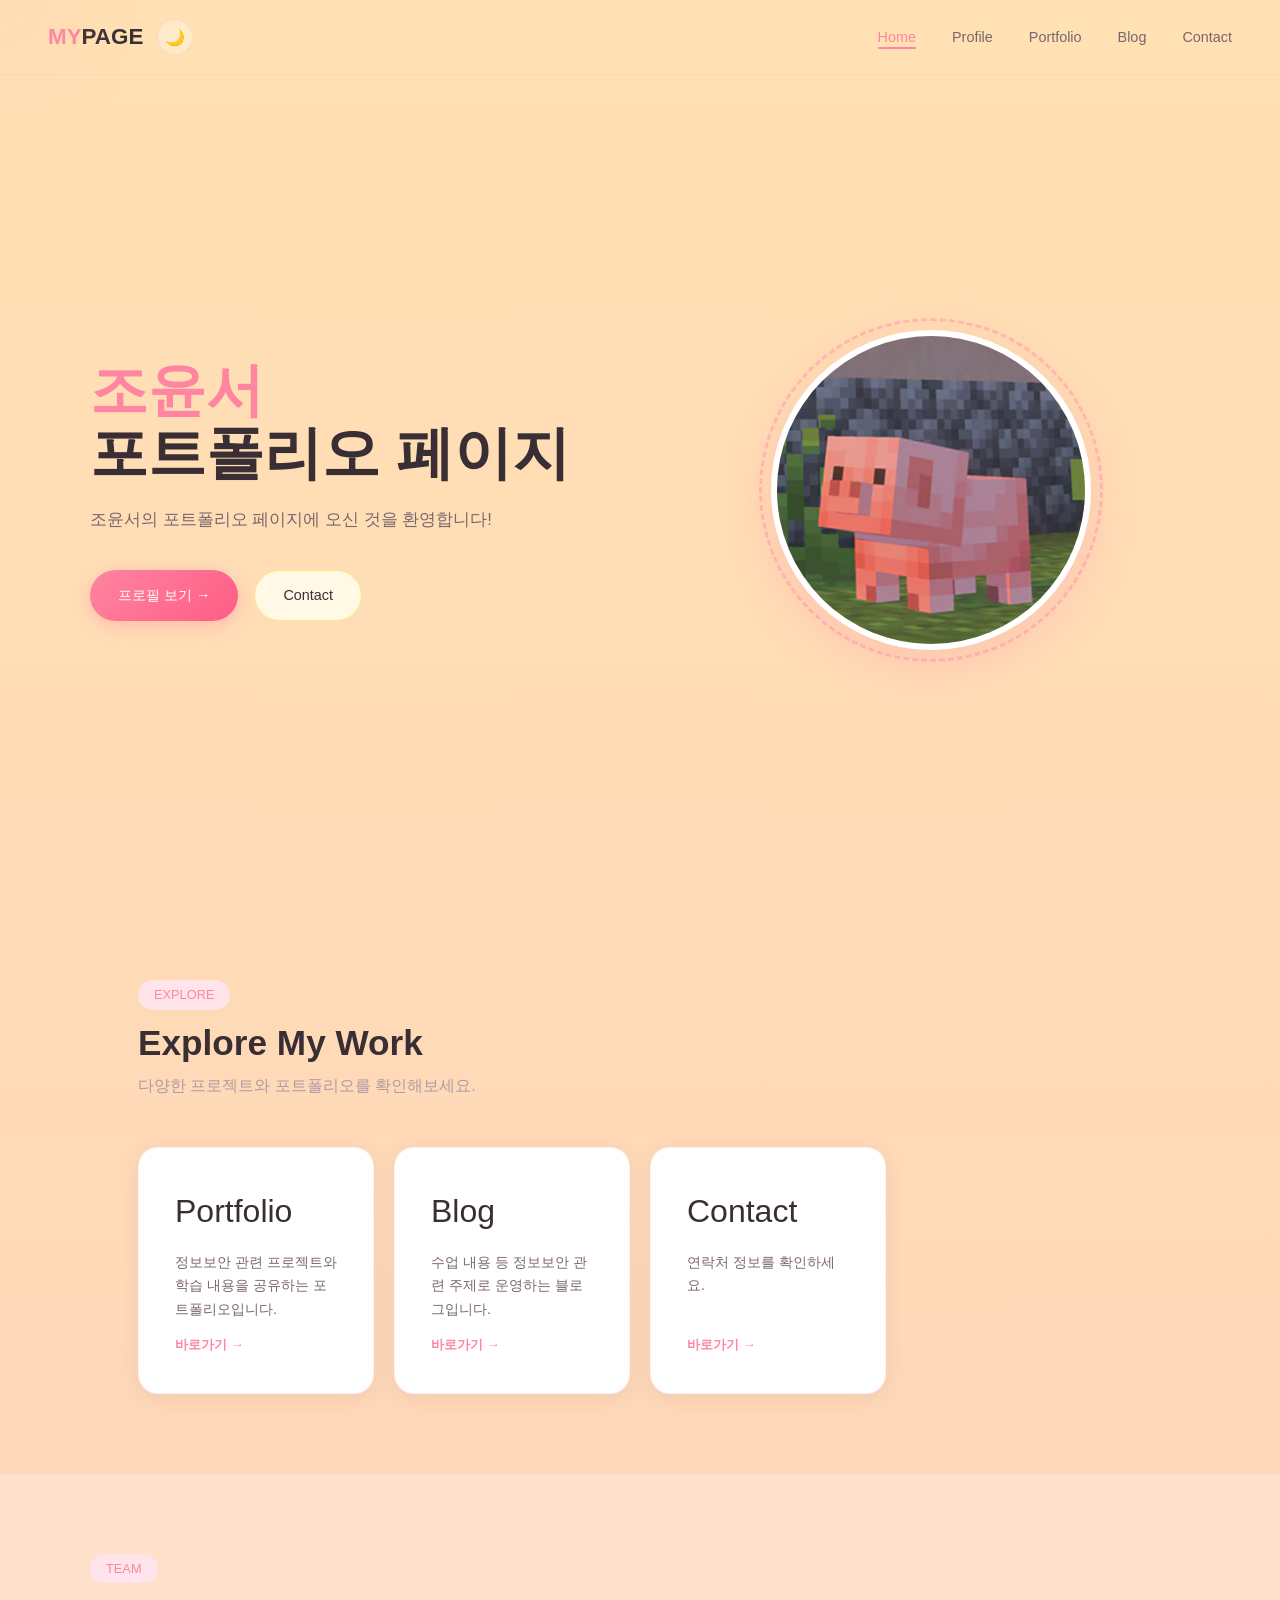
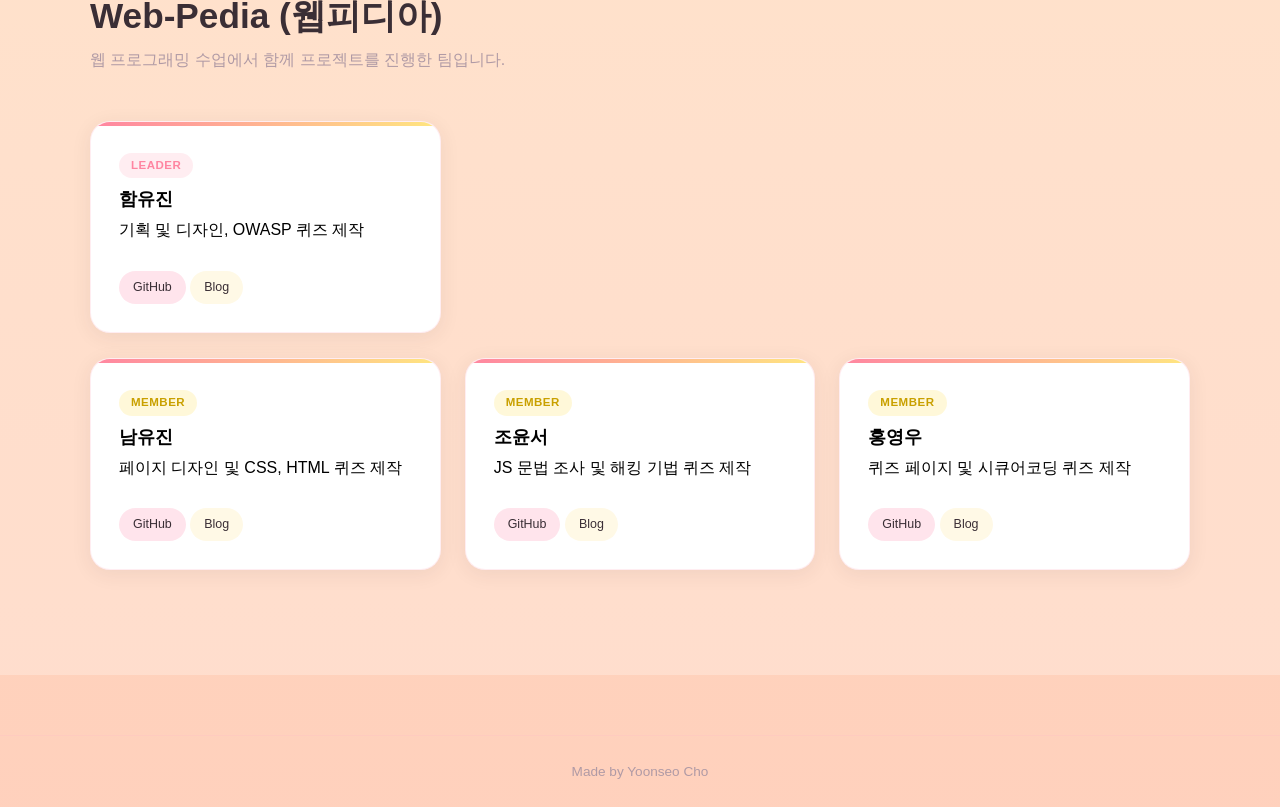
<file: index.html>
<!doctype html>
<html lang="ko">
  <head>
    <meta charset="UTF-8" />
    <meta name="viewport" content="width=device-width, initial-scale=1.0" />
    <title>My Portfolio · Home</title>
    <link rel="stylesheet" href="css/style.css" />
    <link rel="stylesheet" href="css/pages.css" />
  </head>
  <body>
    <nav class="navbar">
      <div class="nav-left"><div class="nav-logo">MY<span>PAGE</span></div><button class="dark-toggle" id="darkToggle" title="다크모드 전환">🌙</button></div>
      <ul class="nav-links">
        <li><a href="index.html" class="active">Home</a></li>
        <li><a href="profile.html">Profile</a></li>
        <li><a href="portfolio.html">Portfolio</a></li>
        <li><a href="blog.html">Blog</a></li>
        <li><a href="contact.html">Contact</a></li>
      </ul>
      <div class="nav-toggle"><span></span><span></span><span></span></div>
    </nav>

    <main class="page-wrapper">
      <section class="hero">
        <div class="blob hero-blob1"></div>
        <div class="blob hero-blob2"></div>
        <div class="hero-content">
          <div class="hero-text">
            <h1>
              <span
                class="highlight typewriter"
                >조윤서</span
              >
              <br />
              포트폴리오 페이지
            </h1>
            <p>조윤서의 포트폴리오 페이지에 오신 것을 환영합니다!</p>
            <div class="hero-actions">
              <a href="profile.html" class="btn btn-primary">프로필 보기 →</a>
              <a href="contact.html" class="btn btn-secondary">Contact</a>
            </div>
          </div>
          <div class="hero-visual">
            <div class="profile-frame">
              <div class="profile-ring"></div>
              <div class="profile-ring2"></div>
              <div class="profile-circle">
                <img src="pig.png" alt="profile" />
              </div>
            </div>
          </div>
        </div>
      </section>

      <section class="section">
        <div class="pill-label">EXPLORE</div>
        <h2 class="section-title">Explore My Work</h2>
        <p class="section-subtitle">다양한 프로젝트와 포트폴리오를 확인해보세요.</p>
        <div
          style="
            display: grid;
            grid-template-columns: repeat(auto-fill, minmax(220px, 1fr));
            gap: 20px;
          "
          data-stagger
        >
          </a>
          <a
            href="portfolio.html"
            class="card fade-in"
            style="display: flex; flex-direction: column; gap: 12px"
          >
            <div style="font-size: 2rem">Portfolio</div>
            <p style="font-size: 0.88rem; color: var(--text-mid)">
              정보보안 관련 프로젝트와 학습 내용을 공유하는 포트폴리오입니다.
            </p>
            <span
              style="
                font-size: 0.82rem;
                color: var(--pink-accent);
                font-weight: 600;
                margin-top: auto;
              "
              >바로가기 →</span
            >
          </a>
          <a
            href="blog.html"
            class="card fade-in"
            style="display: flex; flex-direction: column; gap: 12px"
          >
            <div style="font-size: 2rem">Blog</div>
            <p style="font-size: 0.88rem; color: var(--text-mid)">
              수업 내용 등 정보보안 관련 주제로 운영하는 블로그입니다.
            </p>
            <span
              style="
                font-size: 0.82rem;
                color: var(--pink-accent);
                font-weight: 600;
                margin-top: auto;
              "
              >바로가기 →</span
            >
          </a>
          <a
            href="contact.html"
            class="card fade-in"
            style="display: flex; flex-direction: column; gap: 12px"
          >
            <div style="font-size: 2rem">Contact</div>
            <p style="font-size: 0.88rem; color: var(--text-mid)">
              연락처 정보를 확인하세요.
            </p>
            <span
              style="
                font-size: 0.82rem;
                color: var(--pink-accent);
                font-weight: 600;
                margin-top: auto;
              "
              >바로가기 →</span
            >
          </a>
        </div>
      </section>

      <section class="team-section">
        <div class="team-inner">
          <div class="pill-label">TEAM</div>
          <h2 class="section-title fade-in">Web-Pedia (웹피디아)</h2>
          <p class="section-subtitle fade-in">
            웹 프로그래밍 수업에서 함께 프로젝트를 진행한 팀입니다.
          </p>

          <div class="teammates-row">
            <div class="team-card leader fade-in">
              <span class="team-role-badge">Leader</span>
              <h3>함유진</h3>
              <p class="team-desc">
                기획 및 디자인, OWASP 퀴즈 제작
              </p> <br>
              <div class="team-links">
                <a
                  href="https://github.com/chael2"
                  target="_blank"
                  class="team-link github"
                  >GitHub</a
                >
                <a
                  href="https://blog.naver.com/chael2"
                  target="_blank"
                  class="team-link blog"
                  >Blog</a
                >
              </div>
            </div>
          </div>

          <div class="teammates-row" data-stagger>
            <div class="team-card member fade-in">
              <span class="team-role-badge">Member</span>
              <h3>남유진</h3>
              <p class="team-desc">
                페이지 디자인 및 CSS, HTML 퀴즈 제작
              </p> <br>
              <div class="team-links">
                <a
                  href="https://github.com/yoojin33"
                  target="_blank"
                  class="team-link github"
                  >GitHub</a
                >
                <a
                  href="https://blog.naver.com/quarter0330"
                  target="_blank"
                  class="team-link blog"
                  >Blog</a
                >
              </div>
            </div>
            <div class="team-card member fade-in">
              <span class="team-role-badge">Member</span>
              <h3>조윤서</h3>
              <p class="team-desc">
                JS 문법 조사 및 해킹 기법 퀴즈 제작
              </p> <br>
              <div class="team-links">
                <a
                  href="https://github.com/avac2613"
                  target="_blank"
                  class="team-link github"
                  >GitHub</a
                >
                <a
                  href="https://blog.naver.com/avac-ode2613"
                  target="_blank"
                  class="team-link blog"
                  >Blog</a
                >
              </div>
            </div>
            <div class="team-card member fade-in">
              <span class="team-role-badge">Member</span>
              <h3>홍영우</h3>
              <p class="team-desc">
                퀴즈 페이지 및 시큐어코딩 퀴즈 제작
              </p> <br>
              <div class="team-links">
                <a
                  href="https://github.com/hongwoo0516-commits"
                  target="_blank"
                  class="team-link github"
                  >GitHub</a
                >
                <a
                  href="https://blog.naver.com/youngwoo0405"
                  target="_blank"
                  class="team-link blog"
                  >Blog</a
                >
              </div>
            </div>
          </div>
        </div>
      </section>
    </main>

    <footer class="footer">
      <p>Made by Yoonseo Cho</p>
    </footer>

    <script src="js/main.js"></script>
  </body>
</html>
</file>
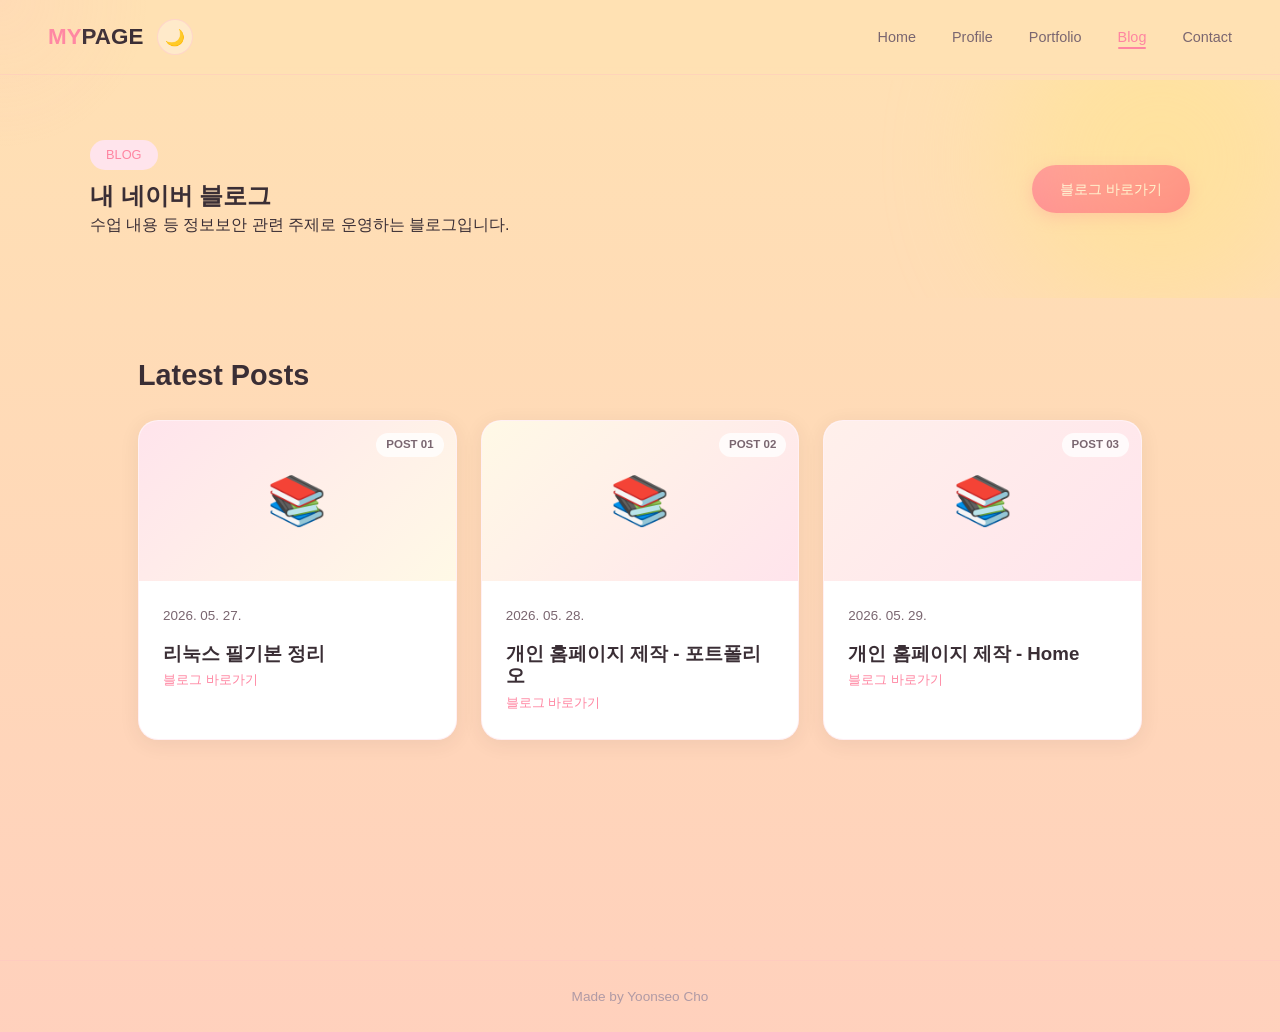
<file: blog.html>
<!doctype html>
<html lang="ko">
  <head>
    <meta charset="UTF-8" />
    <meta name="viewport" content="width=device-width, initial-scale=1.0" />
    <title>My Portfolio · Blog</title>
    <link rel="stylesheet" href="css/style.css" />
    <link rel="stylesheet" href="css/pages.css" />
  </head>
  <body>
    <nav class="navbar">
      <div class="nav-left">
        <div class="nav-logo">MY<span>PAGE</span></div>
        <button class="dark-toggle" id="darkToggle" title="다크모드 전환">
          🌙
        </button>
      </div>
      <ul class="nav-links">
        <li><a href="index.html">Home</a></li>
        <li><a href="profile.html">Profile</a></li>
        <li><a href="portfolio.html">Portfolio</a></li>
        <li><a href="blog.html" class="active">Blog</a></li>
        <li><a href="contact.html">Contact</a></li>
      </ul>
      <div class="nav-toggle"><span></span><span></span><span></span></div>
    </nav>

    <main class="page-wrapper">
      <section class="blog-hero">
        <div
          class="blob"
          style="
            width: 320px;
            height: 320px;
            background: var(--yellow-mid);
            top: -80px;
            right: -40px;
          "
        ></div>
        <div class="blog-hero-inner">
          <div>
            <div class="pill-label">BLOG</div>
            <h1>내 네이버 블로그</h1>
            <p>수업 내용 등 정보보안 관련 주제로 운영하는 블로그입니다.</p>
          </div>
          <a
            href="https://blog.naver.com/avac-ode2613"
            target="_blank"
            class="btn btn-primary"
            style="white-space: nowrap; flex-shrink: 0"
          >
            블로그 바로가기
          </a>
        </div>
      </section>

      <div class="blog-content">
        <h2 class="blog-posts-title">Latest Posts</h2>

        <div class="blog-posts-grid" data-stagger>
          <div class="blog-post-card fade-in">
            <div class="blog-post-thumb">
              📚
              <span class="post-num">POST 01</span>
            </div>
            <div class="blog-post-body">
              <p class="blog-post-date">2026. 05. 27.</p>
              <h3>리눅스 필기본 정리</h3>
              <a
                href="https://blog.naver.com/avac-ode2613"
                target="_blank"
                class="blog-post-link"
                >블로그 바로가기</a
              >
            </div>
          </div>

          <div class="blog-post-card fade-in">
            <div
              class="blog-post-thumb"
              style="
                background: linear-gradient(
                  135deg,
                  var(--yellow-light),
                  var(--pink-light)
                );
              "
            >
              📚
              <span class="post-num">POST 02</span>
            </div>
            <div class="blog-post-body">
              <p class="blog-post-date">2026. 05. 28.</p>
              <h3>개인 홈페이지 제작 - 포트폴리오</h3>
              <a
                href="https://blog.naver.com/avac-ode2613"
                target="_blank"
                class="blog-post-link"
                >블로그 바로가기</a
              >
            </div>
          </div>

          <div class="blog-post-card fade-in">
            <div
              class="blog-post-thumb"
              style="
                background: linear-gradient(
                  135deg,
                  var(--peach-light),
                  var(--pink-light)
                );
              "
            >
              📚
              <span class="post-num">POST 03</span>
            </div>
            <div class="blog-post-body">
              <p class="blog-post-date">2026. 05. 29.</p>
              <h3>개인 홈페이지 제작 - Home</h3>
              <a
                href="https://blog.naver.com/avac-ode2613"
                target="_blank"
                class="blog-post-link"
                >블로그 바로가기</a
              >
            </div>
          </div>
        </div>
      </div>
    </main>

    <footer class="footer">
      <p>Made by Yoonseo Cho</p>
    </footer>

    <script src="js/main.js"></script>
  </body>
</html>
</file>
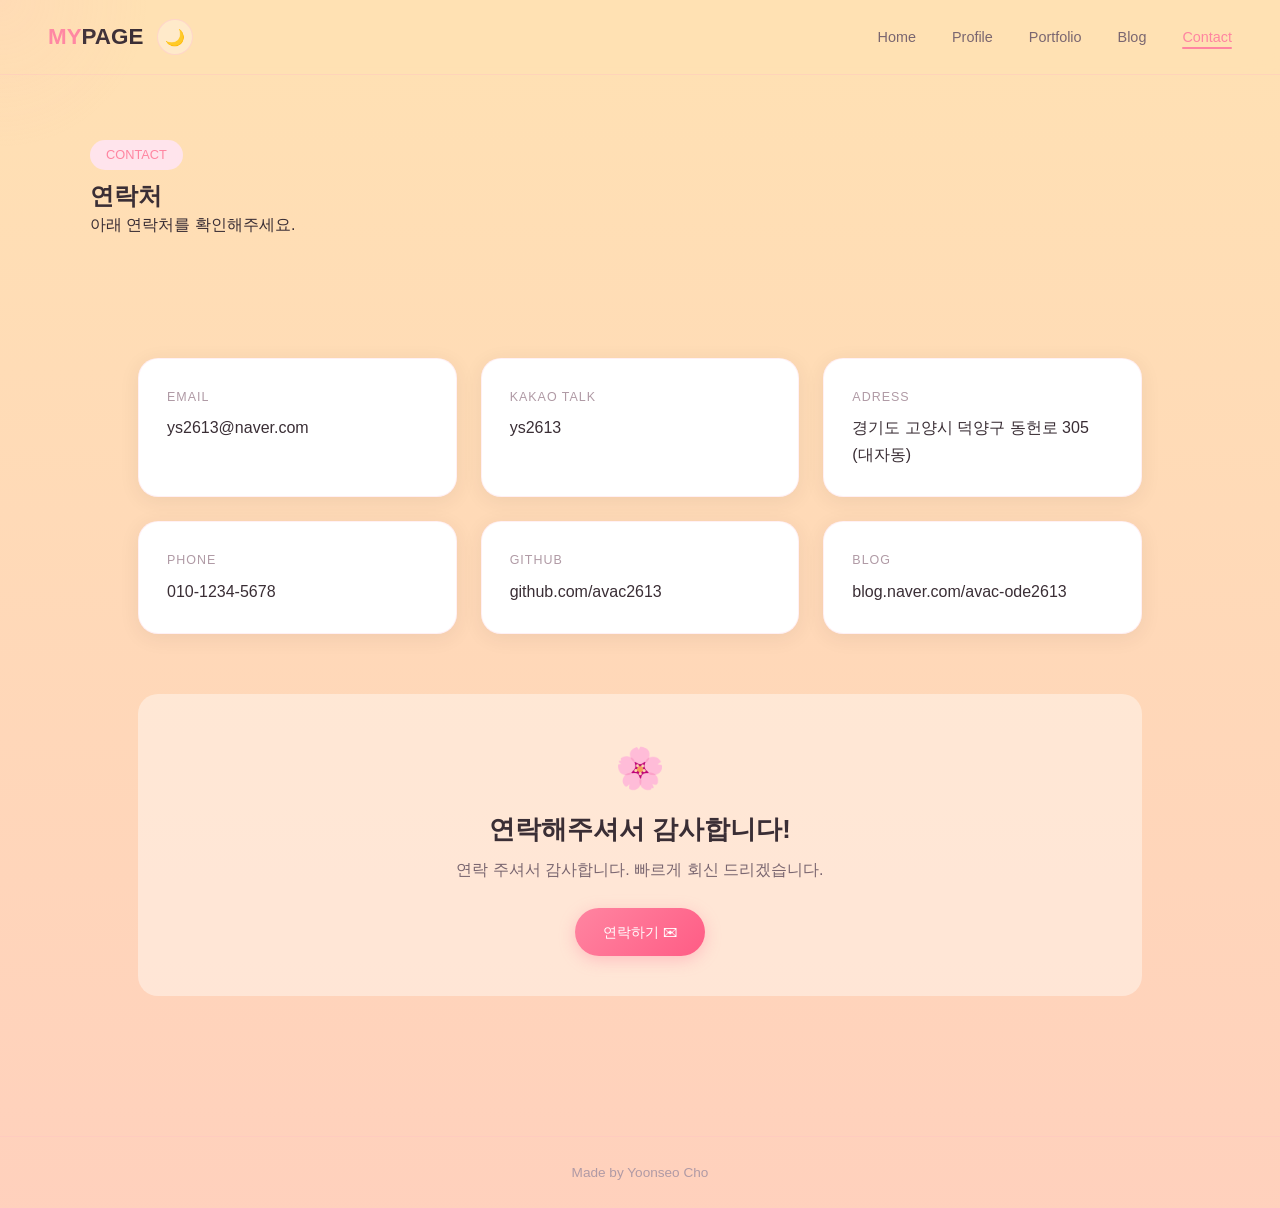
<file: contact.html>
<!doctype html>
<html lang="ko">
  <head>
    <meta charset="UTF-8" />
    <meta name="viewport" content="width=device-width, initial-scale=1.0" />
    <title>My Portfolio · Contact</title>
    <link rel="stylesheet" href="css/style.css" />
    <link rel="stylesheet" href="css/pages.css" />
  </head>
  <body>
    <nav class="navbar">
      <div class="nav-left">
        <div class="nav-logo">MY<span>PAGE</span></div>
        <button class="dark-toggle" id="darkToggle" title="다크모드 전환">
          🌙
        </button>
      </div>
      <ul class="nav-links">
        <li><a href="index.html">Home</a></li>
        <li><a href="profile.html">Profile</a></li>
        <li><a href="portfolio.html">Portfolio</a></li>
        <li><a href="blog.html">Blog</a></li>
        <li><a href="contact.html" class="active">Contact</a></li>
      </ul>
      <div class="nav-toggle"><span></span><span></span><span></span></div>
    </nav>

    <main class="page-wrapper">
      <section class="contact-hero">
        <div class="contact-hero-inner">
          <div class="pill-label">CONTACT</div>
          <h1>연락처</h1>
          <p>아래 연락처를 확인해주세요.</p>
        </div>
      </section>

      <div class="contact-grid" data-stagger>
        <div class="contact-card fade-in">
          <div class="contact-info">
            <label>Email</label>
            <a>ys2613@naver.com</a>
          </div>
        </div>
        <div class="contact-card fade-in">
          <div class="contact-info">
            <label>Kakao talk</label>
            <span>ys2613</span>
          </div>
        </div>
        <div class="contact-card fade-in">
          <div class="contact-info">
            <label>adress</label>
            <span>경기도 고양시 덕양구 동헌로 305 (대자동)</span>
          </div>
        </div>
        <div class="contact-card fade-in">
          <div class="contact-info">
            <label>Phone</label>
            <a>010-1234-5678</a>
          </div>
        </div>
        <div class="contact-card fade-in">
          <div class="contact-info">
            <label>GitHub</label>
            <a href="https://github.com/avac2613" target="_blank"
              >github.com/avac2613</a
            >
          </div>
        </div>
        <div class="contact-card fade-in">
          <div class="contact-info">
            <label>Blog</label>
            <a href="https://blog.naver.com/avac-ode2613" target="_blank"
              >blog.naver.com/avac-ode2613</a
            >
          </div>
        </div>
      </div>

      <div class="section" style="padding-top: 0">
        <div
          style="
            background: rgba(255, 255, 255, 0.4);
            border-radius: var(--radius);
            padding: 40px;
            text-align: center;
          "
          class="fade-in"
        >
          <div style="font-size: 2.5rem; margin-bottom: 12px">🌸</div>
          <h2 style="font-size: 1.6rem; margin-bottom: 12px">
            연락해주셔서 감사합니다!
          </h2>
          <p
            style="
              color: var(--text-mid);
              max-width: 400px;
              margin: 0 auto 24px;
            "
          >
            연락 주셔서 감사합니다. 빠르게 회신 드리겠습니다.
          </p>
          <a href="https://mail.google.com/mail/u/0/" class="btn btn-primary"
            >연락하기 ✉</a
          >
        </div>
      </div>
    </main>

    <footer class="footer">
      <p>Made by Yoonseo Cho</p>
    </footer>

    <script src="js/main.js"></script>
  </body>
</html>
</file>
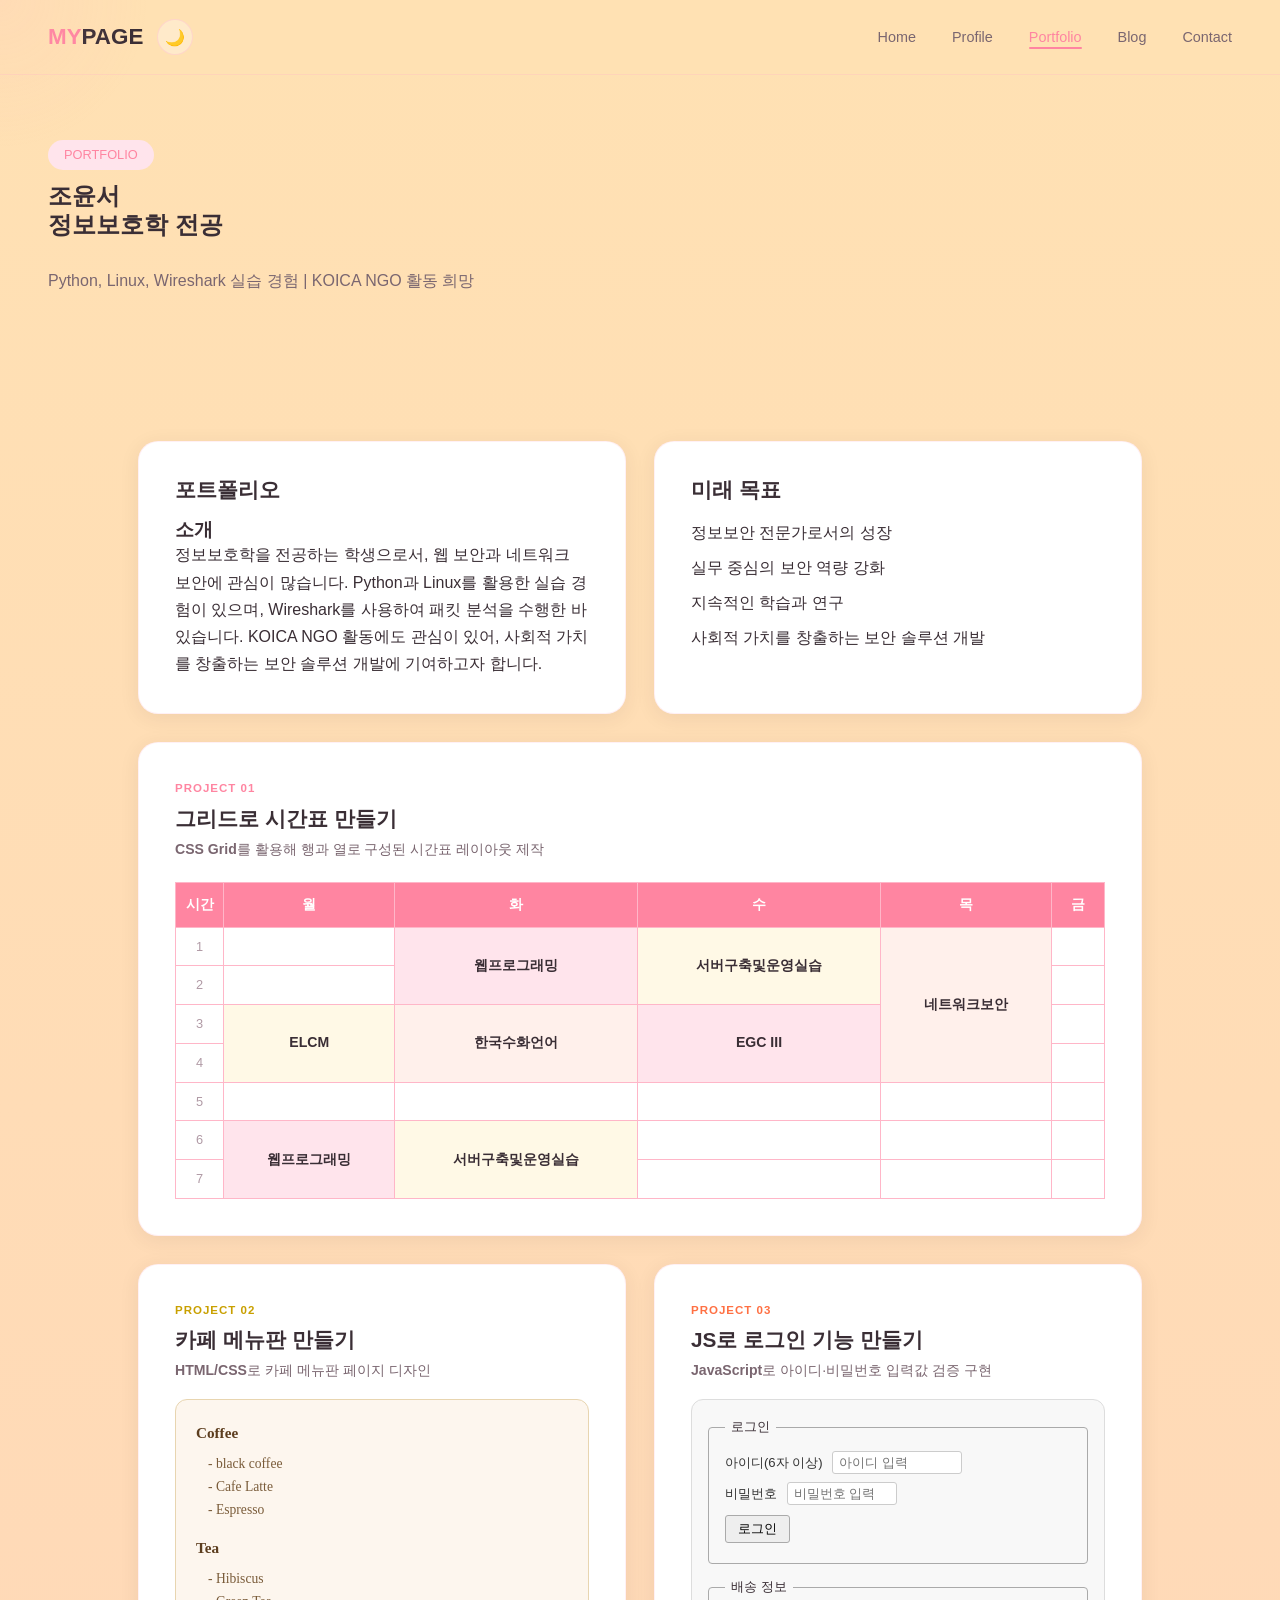
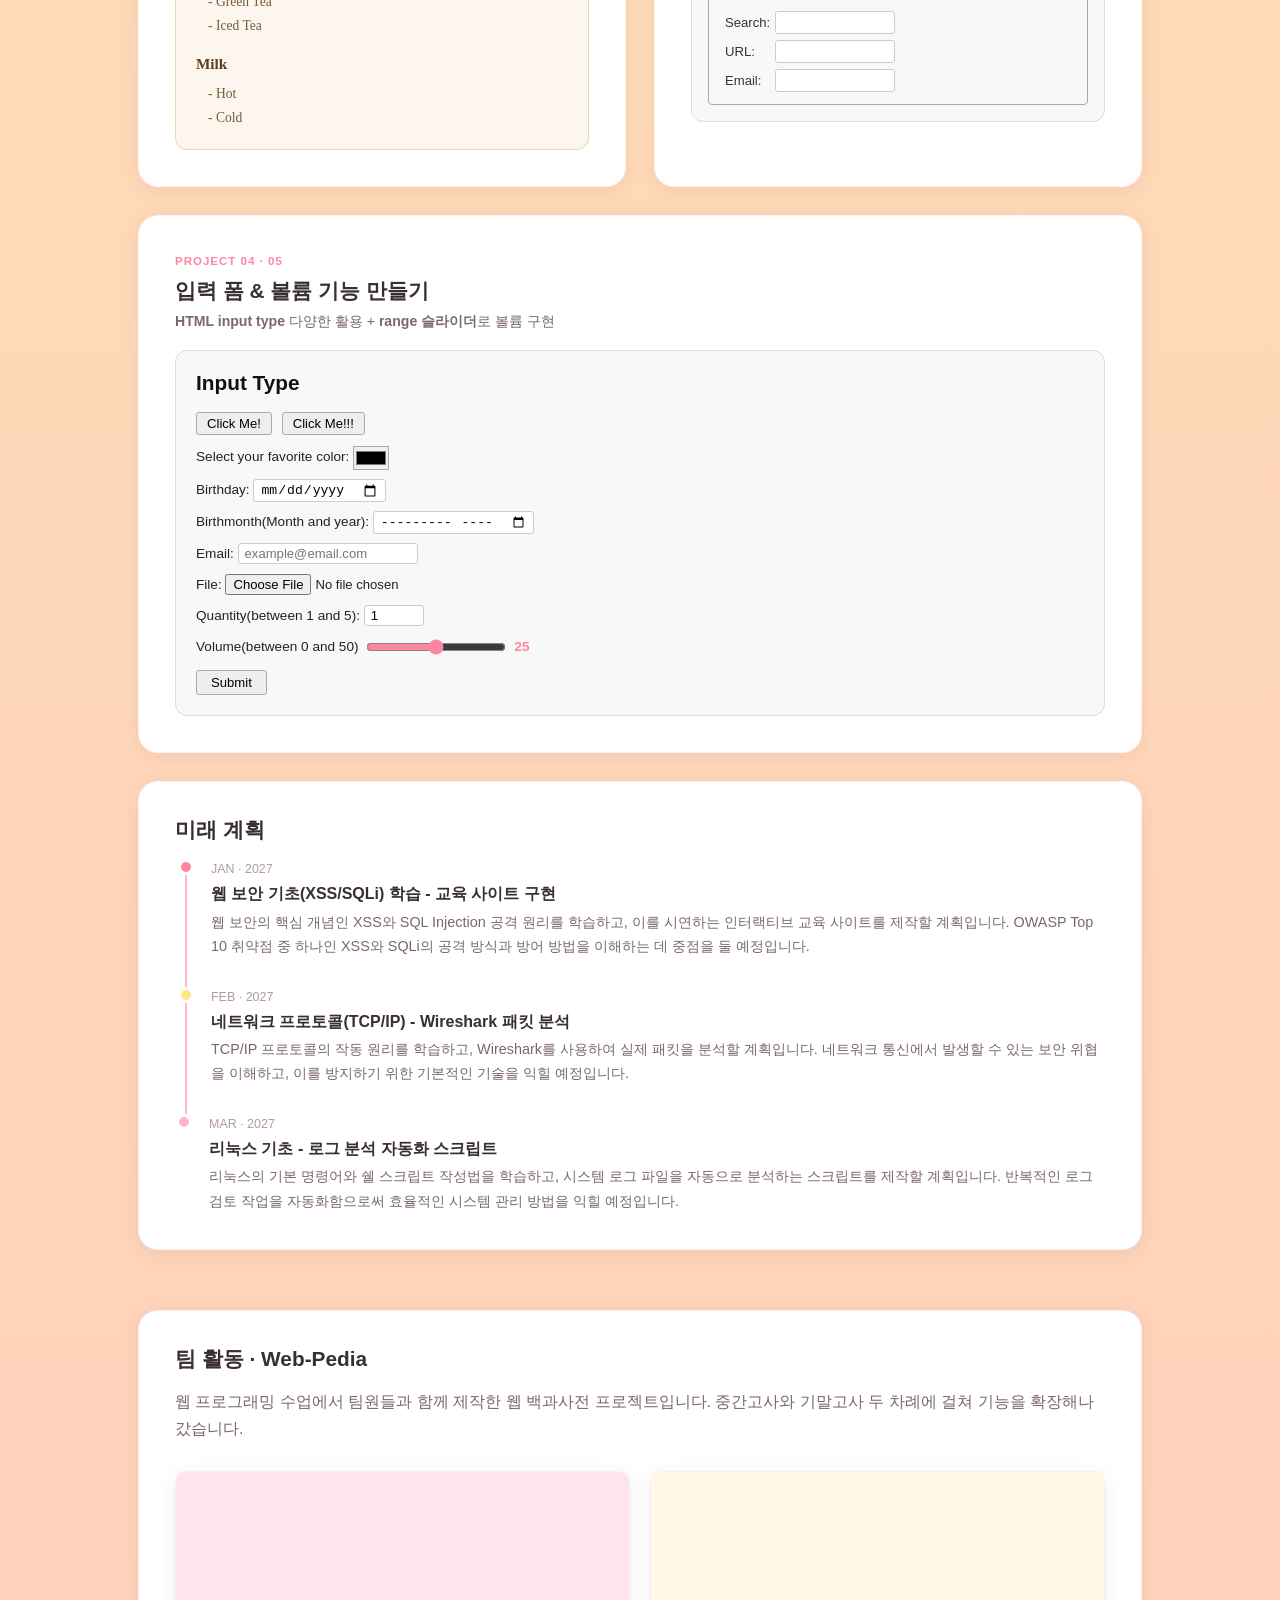
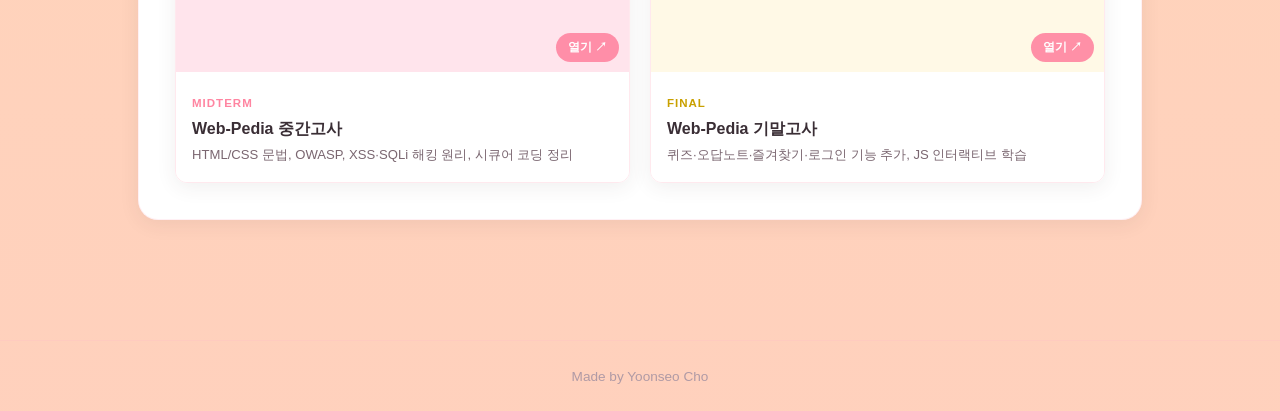
<file: portfolio.html>
<!doctype html>
<html lang="ko">
  <head>
    <meta charset="UTF-8" />
    <meta name="viewport" content="width=device-width, initial-scale=1.0" />
    <title>My Portfolio · Portfolio</title>
    <link rel="stylesheet" href="css/style.css" />
    <link rel="stylesheet" href="css/pages.css" />
  </head>
  <body>
    <nav class="navbar">
      <div class="nav-left"><div class="nav-logo">MY<span>PAGE</span></div><button class="dark-toggle" id="darkToggle" title="다크모드 전환">🌙</button></div>
      <ul class="nav-links">
        <li><a href="index.html">Home</a></li>
        <li><a href="profile.html">Profile</a></li>
        <li><a href="portfolio.html" class="active">Portfolio</a></li>
        <li><a href="blog.html">Blog</a></li>
        <li><a href="contact.html">Contact</a></li>
      </ul>
      <div class="nav-toggle"><span></span><span></span><span></span></div>
    </nav>

    <main class="page-wrapper">
      <section class="portfolio-header">
        <div class="pill-label">PORTFOLIO</div>
          <h1>조윤서</h1>
          <h2>정보보호학 전공</h2> <br>
          <p>
            Python, Linux, Wireshark 실습 경험 | KOICA NGO 활동 희망 <br> <br>
          </p>
        </div>
      </section>

      <div class="portfolio-grid">
        <!-- 소개 & 다짐 -->
        <div class="portfolio-section-card fade-in">
          <h2>포트폴리오</h2>
          <div class="info-row">
            <div class="info-item">
              <h3>소개</h3>
              <p>
                정보보호학을 전공하는 학생으로서, 웹 보안과 네트워크 보안에 관심이 많습니다. Python과 Linux를 활용한 실습 경험이 있으며, Wireshark를 사용하여 패킷 분석을 수행한 바 있습니다. KOICA NGO 활동에도 관심이 있어, 사회적 가치를 창출하는 보안 솔루션 개발에 기여하고자 합니다.
              </p>
              
            </div>
            <div class="info-item">
              
            </div>
          </div>
        </div>

        <!-- 희망 진로 -->
        <div class="portfolio-section-card fade-in">
          <h2>미래 목표</h2>
          <ul>
            <li>정보보안 전문가로서의 성장</li>
            <li>실무 중심의 보안 역량 강화</li>
            <li>지속적인 학습과 연구</li>
            <li>사회적 가치를 창출하는 보안 솔루션 개발</li>
          </ul>
        </div>

        <!-- PROJECT 01: 시간표 -->
        <div class="portfolio-section-card full-width fade-in">
          <p style="font-size: 0.72rem; font-weight: 600; color: var(--pink-accent); letter-spacing: 1px; text-transform: uppercase; margin-bottom: 8px;">PROJECT 01</p>
          <h2 style="margin-bottom: 6px;">그리드로 시간표 만들기</h2>
          <p style="color: var(--text-mid); font-size: 0.88rem; margin-bottom: 20px;"><strong>CSS Grid</strong>를 활용해 행과 열로 구성된 시간표 레이아웃 제작</p>
          <div style="overflow-x: auto;">
            <table style="width: 100%; border-collapse: collapse; font-size: 0.88rem; text-align: center;">
              <thead>
                <tr>
                  <th style="padding: 10px 8px; background: var(--pink-accent); color: white; border: 1px solid var(--pink-mid); width: 48px;">시간</th>
                  <th style="padding: 10px 8px; background: var(--pink-accent); color: white; border: 1px solid var(--pink-mid);">월</th>
                  <th style="padding: 10px 8px; background: var(--pink-accent); color: white; border: 1px solid var(--pink-mid);">화</th>
                  <th style="padding: 10px 8px; background: var(--pink-accent); color: white; border: 1px solid var(--pink-mid);">수</th>
                  <th style="padding: 10px 8px; background: var(--pink-accent); color: white; border: 1px solid var(--pink-mid);">목</th>
                  <th style="padding: 10px 8px; background: var(--pink-accent); color: white; border: 1px solid var(--pink-mid);">금</th>
                </tr>
              </thead>
              <tbody>
                <tr>
                  <td style="padding: 8px; border: 1px solid var(--pink-mid); color: var(--text-soft); font-size: 0.8rem;">1</td>
                  <td style="padding: 8px; border: 1px solid var(--pink-mid);"></td>
                  <td style="padding: 8px; border: 1px solid var(--pink-mid); background: var(--pink-light); font-weight: 600;" rowspan="2">웹프로그래밍</td>
                  <td style="padding: 8px; border: 1px solid var(--pink-mid); background: var(--yellow-light); font-weight: 600;" rowspan="2">서버구축및운영실습</td>
                  <td style="padding: 8px; border: 1px solid var(--pink-mid); background: var(--peach-light); font-weight: 600;" rowspan="4">네트워크보안</td>
                  <td style="padding: 8px; border: 1px solid var(--pink-mid);"></td>
                </tr>
                <tr>
                  <td style="padding: 8px; border: 1px solid var(--pink-mid); color: var(--text-soft); font-size: 0.8rem;">2</td>
                  <td style="padding: 8px; border: 1px solid var(--pink-mid);"></td>
                  <td style="padding: 8px; border: 1px solid var(--pink-mid);"></td>
                </tr>
                <tr>
                  <td style="padding: 8px; border: 1px solid var(--pink-mid); color: var(--text-soft); font-size: 0.8rem;">3</td>
                  <td style="padding: 8px; border: 1px solid var(--pink-mid); background: var(--yellow-light); font-weight: 600;" rowspan="2">ELCM</td>
                  <td style="padding: 8px; border: 1px solid var(--pink-mid); background: var(--peach-light); font-weight: 600;" rowspan="2">한국수화언어</td>
                  <td style="padding: 8px; border: 1px solid var(--pink-mid); background: var(--pink-light); font-weight: 600;" rowspan="2">EGC III</td>
                  <td style="padding: 8px; border: 1px solid var(--pink-mid);"></td>
                </tr>
                <tr>
                  <td style="padding: 8px; border: 1px solid var(--pink-mid); color: var(--text-soft); font-size: 0.8rem;">4</td>
                  <td style="padding: 8px; border: 1px solid var(--pink-mid);"></td>
                </tr>
                <tr>
                  <td style="padding: 8px; border: 1px solid var(--pink-mid); color: var(--text-soft); font-size: 0.8rem;">5</td>
                  <td style="padding: 8px; border: 1px solid var(--pink-mid);"></td>
                  <td style="padding: 8px; border: 1px solid var(--pink-mid);"></td>
                  <td style="padding: 8px; border: 1px solid var(--pink-mid);"></td>
                  <td style="padding: 8px; border: 1px solid var(--pink-mid);"></td>
                  <td style="padding: 8px; border: 1px solid var(--pink-mid);"></td>
                </tr>
                <tr>
                  <td style="padding: 8px; border: 1px solid var(--pink-mid); color: var(--text-soft); font-size: 0.8rem;">6</td>
                  <td style="padding: 8px; border: 1px solid var(--pink-mid); background: var(--pink-light); font-weight: 600;" rowspan="2">웹프로그래밍</td>
                  <td style="padding: 8px; border: 1px solid var(--pink-mid); background: var(--yellow-light); font-weight: 600;" rowspan="2">서버구축및운영실습</td>
                  <td style="padding: 8px; border: 1px solid var(--pink-mid);"></td>
                  <td style="padding: 8px; border: 1px solid var(--pink-mid);"></td>
                  <td style="padding: 8px; border: 1px solid var(--pink-mid);"></td>
                </tr>
                <tr>
                  <td style="padding: 8px; border: 1px solid var(--pink-mid); color: var(--text-soft); font-size: 0.8rem;">7</td>
                  <td style="padding: 8px; border: 1px solid var(--pink-mid);"></td>
                  <td style="padding: 8px; border: 1px solid var(--pink-mid);"></td>
                  <td style="padding: 8px; border: 1px solid var(--pink-mid);"></td>
                </tr>
              </tbody>
            </table>
          </div>
        </div>

        <!-- PROJECT 02: 카페 메뉴판 -->
        <div class="portfolio-section-card fade-in">
          <p style="font-size: 0.72rem; font-weight: 600; color: #c9a000; letter-spacing: 1px; text-transform: uppercase; margin-bottom: 8px;">PROJECT 02</p>
          <h2 style="margin-bottom: 6px;">카페 메뉴판 만들기</h2>
          <p style="color: var(--text-mid); font-size: 0.88rem; margin-bottom: 16px;"><strong>HTML/CSS</strong>로 카페 메뉴판 페이지 디자인</p>
          <div style="background: #fdf6ee; border-radius: var(--radius-sm); padding: 20px; font-family: Georgia, serif; border: 1px solid #e8d5b0;">
            <div style="margin-bottom: 14px;">
              <p style="font-weight: 700; font-size: 0.95rem; color: #5c3d1e; margin-bottom: 6px;">Coffee</p>
              <p style="color: #7a5c3a; font-size: 0.85rem; padding-left: 12px;">- black coffee</p>
              <p style="color: #7a5c3a; font-size: 0.85rem; padding-left: 12px;">- Cafe Latte</p>
              <p style="color: #7a5c3a; font-size: 0.85rem; padding-left: 12px;">- Espresso</p>
            </div>
            <div style="margin-bottom: 14px;">
              <p style="font-weight: 700; font-size: 0.95rem; color: #5c3d1e; margin-bottom: 6px;">Tea</p>
              <p style="color: #7a5c3a; font-size: 0.85rem; padding-left: 12px;">- Hibiscus</p>
              <p style="color: #7a5c3a; font-size: 0.85rem; padding-left: 12px;">- Green Tea</p>
              <p style="color: #7a5c3a; font-size: 0.85rem; padding-left: 12px;">- Iced Tea</p>
            </div>
            <div>
              <p style="font-weight: 700; font-size: 0.95rem; color: #5c3d1e; margin-bottom: 6px;">Milk</p>
              <p style="color: #7a5c3a; font-size: 0.85rem; padding-left: 12px;">- Hot</p>
              <p style="color: #7a5c3a; font-size: 0.85rem; padding-left: 12px;">- Cold</p>
            </div>
          </div>
        </div>

        <!-- PROJECT 03: 로그인 -->
        <div class="portfolio-section-card fade-in">
          <p style="font-size: 0.72rem; font-weight: 600; color: #ff7043; letter-spacing: 1px; text-transform: uppercase; margin-bottom: 8px;">PROJECT 03</p>
          <h2 style="margin-bottom: 6px;">JS로 로그인 기능 만들기</h2>
          <p style="color: var(--text-mid); font-size: 0.88rem; margin-bottom: 16px;"><strong>JavaScript</strong>로 아이디·비밀번호 입력값 검증 구현</p>
          <div style="background: #f8f8f8; border-radius: var(--radius-sm); padding: 16px; border: 1px solid #ddd; font-size: 0.82rem;">
            <fieldset style="border: 1px solid #aaa; padding: 12px 16px; margin-bottom: 12px; border-radius: 4px;">
              <legend style="padding: 0 6px; font-size: 0.82rem;">로그인</legend>
              <div style="margin-bottom: 8px;">
                <label style="color: #333;">아이디(6자 이상)</label>
                <input id="demo-id" type="text" placeholder="아이디 입력" style="margin-left: 6px; padding: 3px 6px; border: 1px solid #ccc; border-radius: 3px; font-size: 0.82rem; width: 130px;">
              </div>
              <div style="margin-bottom: 10px;">
                <label style="color: #333;">비밀번호</label>
                <input id="demo-pw" type="password" placeholder="비밀번호 입력" style="margin-left: 6px; padding: 3px 6px; border: 1px solid #ccc; border-radius: 3px; font-size: 0.82rem; width: 110px;">
              </div>
              <button onclick="
                const id = document.getElementById('demo-id').value;
                const pw = document.getElementById('demo-pw').value;
                const msg = document.getElementById('demo-login-msg');
                if (id.length < 6) { msg.textContent = '❌ 아이디는 6자 이상이어야 합니다.'; msg.style.color='#e53935'; }
                else if (pw.length === 0) { msg.textContent = '❌ 비밀번호를 입력해주세요.'; msg.style.color='#e53935'; }
                else { msg.textContent = '✅ 로그인 성공! 안녕하세요, ' + id + '님!'; msg.style.color='#43a047'; }
              " style="padding: 4px 12px; border: 1px solid #aaa; background: #eee; border-radius: 3px; font-size: 0.82rem; cursor: pointer;">로그인</button>
              <p id="demo-login-msg" style="margin-top: 8px; font-size: 0.82rem;"></p>
            </fieldset>
            <fieldset style="border: 1px solid #aaa; padding: 12px 16px; border-radius: 4px;">
              <legend style="padding: 0 6px; font-size: 0.82rem;">배송 정보</legend>
              <div style="margin-bottom: 6px;"><label style="color: #333; display: inline-block; width: 50px;">Search:</label><input type="text" style="padding: 3px 6px; border: 1px solid #ccc; border-radius: 3px; font-size: 0.82rem; width: 120px;"></div>
              <div style="margin-bottom: 6px;"><label style="color: #333; display: inline-block; width: 50px;">URL:</label><input type="text" style="padding: 3px 6px; border: 1px solid #ccc; border-radius: 3px; font-size: 0.82rem; width: 120px;"></div>
              <div><label style="color: #333; display: inline-block; width: 50px;">Email:</label><input type="email" style="padding: 3px 6px; border: 1px solid #ccc; border-radius: 3px; font-size: 0.82rem; width: 120px;"></div>
            </fieldset>
          </div>
        </div>

        <!-- PROJECT 04+05: 입력 폼 & 볼륨 -->
        <div class="portfolio-section-card full-width fade-in">
          <p style="font-size: 0.72rem; font-weight: 600; color: var(--pink-accent); letter-spacing: 1px; text-transform: uppercase; margin-bottom: 8px;">PROJECT 04 · 05</p>
          <h2 style="margin-bottom: 6px;">입력 폼 & 볼륨 기능 만들기</h2>
          <p style="color: var(--text-mid); font-size: 0.88rem; margin-bottom: 16px;"><strong>HTML input type</strong> 다양한 활용 + <strong>range 슬라이더</strong>로 볼륨 구현</p>
          <div style="background: #f8f8f8; border-radius: var(--radius-sm); padding: 20px; border: 1px solid #ddd; font-size: 0.85rem; color: #222;">
            <h3 style="font-size: 1.3rem; font-weight: 700; margin-bottom: 16px; color: #111;">Input Type</h3>
            <div style="margin-bottom: 10px;">
              <button onclick="alert('Click Me! 버튼을 눌렀습니다 🎉')" style="padding: 3px 10px; border: 1px solid #aaa; background: #eee; border-radius: 3px; margin-right: 6px; font-size: 0.82rem; cursor: pointer;">Click Me!</button>
              <button onclick="alert('Click Me!!! 버튼을 눌렀습니다 🎊')" style="padding: 3px 10px; border: 1px solid #aaa; background: #eee; border-radius: 3px; font-size: 0.82rem; cursor: pointer;">Click Me!!!</button>
            </div>
            <div style="margin-bottom: 8px;"><label>Select your favorite color: </label><input type="color" value="#000000" style="width: 36px; height: 24px; border: 1px solid #aaa; vertical-align: middle; cursor: pointer;"></div>
            <div style="margin-bottom: 8px;"><label>Birthday: </label><input type="date" style="padding: 2px 6px; border: 1px solid #ccc; border-radius: 3px; font-size: 0.82rem;"></div>
            <div style="margin-bottom: 8px;"><label>Birthmonth(Month and year): </label><input type="month" style="padding: 2px 6px; border: 1px solid #ccc; border-radius: 3px; font-size: 0.82rem;"></div>
            <div style="margin-bottom: 8px;"><label>Email: </label><input type="email" placeholder="example@email.com" style="padding: 2px 6px; border: 1px solid #ccc; border-radius: 3px; font-size: 0.82rem; width: 180px;"></div>
            <div style="margin-bottom: 8px;"><label>File: </label><input type="file" style="font-size: 0.82rem;"></div>
            <div style="margin-bottom: 8px;"><label>Quantity(between 1 and 5): </label><input type="number" min="1" max="5" value="1" style="padding: 2px 6px; border: 1px solid #ccc; border-radius: 3px; font-size: 0.82rem; width: 60px;"></div>
            <div style="margin-bottom: 12px; display: flex; align-items: center; gap: 8px;">
              <label>Volume(between 0 and 50)</label>
              <input id="demo-volume" type="range" min="0" max="50" value="25" oninput="document.getElementById('demo-vol-val').textContent = this.value" style="accent-color: var(--pink-accent); width: 140px;">
              <span id="demo-vol-val" style="font-weight: 600; color: var(--pink-accent); min-width: 24px;">25</span>
            </div>
            <button onclick="document.getElementById('demo-submit-msg').textContent = '✅ 제출 완료!'; document.getElementById('demo-submit-msg').style.color='#43a047';" style="padding: 4px 14px; border: 1px solid #aaa; background: #eee; border-radius: 3px; font-size: 0.82rem; cursor: pointer;">Submit</button>
            <span id="demo-submit-msg" style="margin-left: 10px; font-size: 0.82rem;"></span>
          </div>
        </div>

        <!-- 미래 계획 -->
        <div class="portfolio-section-card full-width fade-in">
          <h2>미래 계획</h2>
          <div style="display: flex; flex-direction: column; gap: 0; margin-top: 8px;">
            <div style="padding-bottom: 28px; border-left: 2px solid var(--pink-mid); margin-left: 10px; padding-left: 24px; position: relative;">
              <div style="position: absolute; left: -9px; top: 0; width: 16px; height: 16px; border-radius: 50%; background: var(--pink-accent); border: 3px solid white;"></div>
              <p style="font-size: 0.78rem; color: var(--text-soft); margin-bottom: 4px;">JAN · 2027</p>
              <h4 style="margin-bottom: 6px; font-size: 1rem;">웹 보안 기초(XSS/SQLi) 학습 - 교육 사이트 구현</h4>
              <p style="color: var(--text-mid); font-size: 0.9rem;">웹 보안의 핵심 개념인 XSS와 SQL Injection 공격 원리를 학습하고, 이를 시연하는 인터랙티브 교육 사이트를 제작할 계획입니다. OWASP Top 10 취약점 중 하나인 XSS와 SQLi의 공격 방식과 방어 방법을 이해하는 데 중점을 둘 예정입니다.</p>
            </div>
            <div style="padding-bottom: 28px; border-left: 2px solid var(--pink-mid); margin-left: 10px; padding-left: 24px; position: relative;">
              <div style="position: absolute; left: -9px; top: 0; width: 16px; height: 16px; border-radius: 50%; background: var(--yellow-mid); border: 3px solid white;"></div>
              <p style="font-size: 0.78rem; color: var(--text-soft); margin-bottom: 4px;">FEB · 2027</p>
              <h4 style="margin-bottom: 6px; font-size: 1rem;">네트워크 프로토콜(TCP/IP) - Wireshark 패킷 분석</h4>
              <p style="color: var(--text-mid); font-size: 0.9rem;">TCP/IP 프로토콜의 작동 원리를 학습하고, Wireshark를 사용하여 실제 패킷을 분석할 계획입니다. 네트워크 통신에서 발생할 수 있는 보안 위협을 이해하고, 이를 방지하기 위한 기본적인 기술을 익힐 예정입니다.</p>
            </div>
            <div style="margin-left: 10px; padding-left: 24px; position: relative;">
              <div style="position: absolute; left: -9px; top: 0; width: 16px; height: 16px; border-radius: 50%; background: var(--pink-mid); border: 3px solid white;"></div>
              <p style="font-size: 0.78rem; color: var(--text-soft); margin-bottom: 4px;">MAR · 2027</p>
              <h4 style="margin-bottom: 6px; font-size: 1rem;">리눅스 기초 - 로그 분석 자동화 스크립트</h4>
              <p style="color: var(--text-mid); font-size: 0.9rem;">리눅스의 기본 명령어와 쉘 스크립트 작성법을 학습하고, 시스템 로그 파일을 자동으로 분석하는 스크립트를 제작할 계획입니다. 반복적인 로그 검토 작업을 자동화함으로써 효율적인 시스템 관리 방법을 익힐 예정입니다.</p>
            </div>
          </div>
        </div>
      </div>

      <!-- 팀 활동 섹션 -->
      <div class="portfolio-grid" style="padding-top: 0;">
        <div class="portfolio-section-card full-width fade-in">
          <h2>팀 활동 · Web-Pedia</h2>
          <p style="color: var(--text-mid); margin-bottom: 28px;">
            웹 프로그래밍 수업에서 팀원들과 함께 제작한 웹 백과사전 프로젝트입니다.
            중간고사와 기말고사 두 차례에 걸쳐 기능을 확장해나갔습니다.
          </p>

          <div style="display: grid; grid-template-columns: 1fr 1fr; gap: 20px;">

            <!-- 중간고사 -->
            <div style="border-radius: var(--radius-sm); overflow: hidden; border: 1.5px solid rgba(255,182,200,0.3); box-shadow: var(--shadow); transition: var(--t);"
              onmouseover="this.style.transform='translateY(-4px)'; this.style.boxShadow='var(--shadow-hover)'"
              onmouseout="this.style.transform=''; this.style.boxShadow=''">
              <!-- iframe 미리보기 -->
              <div style="position: relative; width: 100%; height: 200px; overflow: hidden; background: var(--pink-light);">
                <iframe
                  src="https://midterm2-phi.vercel.app/"
                  style="width: 200%; height: 200%; transform: scale(0.5); transform-origin: top left; border: none; pointer-events: none;"
                  loading="lazy"
                  scrolling="no"
                  title="Web-Pedia 중간고사 미리보기"
                ></iframe>
                <!-- 클릭 오버레이 -->
                <a href="https://midterm2-phi.vercel.app/" target="_blank"
                  style="position: absolute; inset: 0; display: flex; align-items: flex-end; justify-content: flex-end; padding: 10px; background: transparent; text-decoration: none;">
                  <span style="background: rgba(255,133,161,0.9); color: white; font-size: 0.75rem; font-weight: 600; padding: 4px 12px; border-radius: 99px;">열기 ↗</span>
                </a>
              </div>
              <div style="padding: 16px; background: var(--white);">
                <span style="font-size: 0.72rem; font-weight: 600; color: var(--pink-accent); letter-spacing: 1px; text-transform: uppercase;">MIDTERM</span>
                <h4 style="margin: 4px 0 6px;">Web-Pedia 중간고사</h4>
                <p style="font-size: 0.82rem; color: var(--text-mid);">HTML/CSS 문법, OWASP, XSS·SQLi 해킹 원리, 시큐어 코딩 정리</p>
              </div>
            </div>

            <!-- 기말고사 -->
            <div style="border-radius: var(--radius-sm); overflow: hidden; border: 1.5px solid rgba(255,182,200,0.3); box-shadow: var(--shadow); transition: var(--t);"
              onmouseover="this.style.transform='translateY(-4px)'; this.style.boxShadow='var(--shadow-hover)'"
              onmouseout="this.style.transform=''; this.style.boxShadow=''">
              <!-- iframe 미리보기 -->
              <div style="position: relative; width: 100%; height: 200px; overflow: hidden; background: var(--yellow-light);">
                <iframe
                  src="https://finals-team.vercel.app/"
                  style="width: 200%; height: 200%; transform: scale(0.5); transform-origin: top left; border: none; pointer-events: none;"
                  loading="lazy"
                  scrolling="no"
                  title="Web-Pedia 기말고사 미리보기"
                ></iframe>
                <!-- 클릭 오버레이 -->
                <a href="https://finals-team.vercel.app/" target="_blank"
                  style="position: absolute; inset: 0; display: flex; align-items: flex-end; justify-content: flex-end; padding: 10px; background: transparent; text-decoration: none;">
                  <span style="background: rgba(255,133,161,0.9); color: white; font-size: 0.75rem; font-weight: 600; padding: 4px 12px; border-radius: 99px;">열기 ↗</span>
                </a>
              </div>
              <div style="padding: 16px; background: var(--white);">
                <span style="font-size: 0.72rem; font-weight: 600; color: #c9a000; letter-spacing: 1px; text-transform: uppercase;">FINAL</span>
                <h4 style="margin: 4px 0 6px;">Web-Pedia 기말고사</h4>
                <p style="font-size: 0.82rem; color: var(--text-mid);">퀴즈·오답노트·즐겨찾기·로그인 기능 추가, JS 인터랙티브 학습</p>
              </div>
            </div>

          </div>
        </div>
      </div>
    </main>

    <footer class="footer">
      <p>Made by Yoonseo Cho</p>
    </footer>

    <script src="js/main.js"></script>
  </body>
</html>
</file>
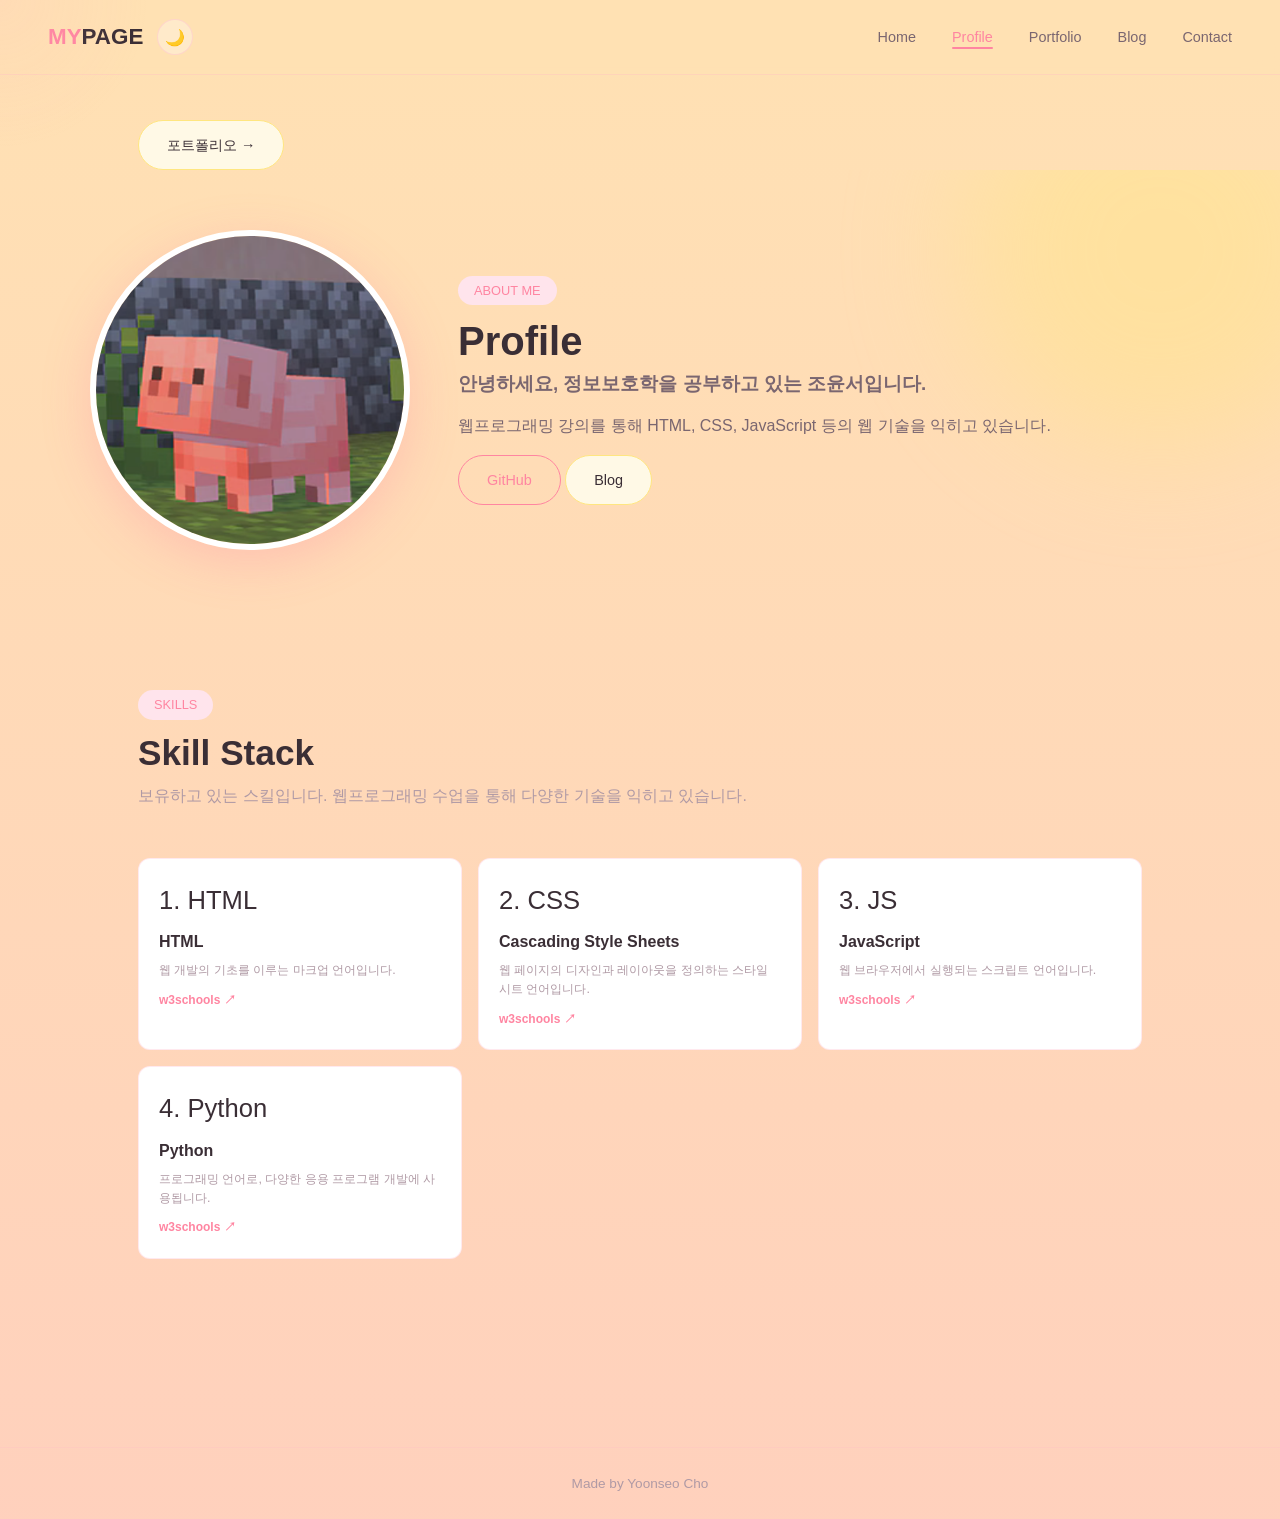
<file: profile.html>
<!doctype html>
<html lang="ko">
  <head>
    <meta charset="UTF-8" />
    <meta name="viewport" content="width=device-width, initial-scale=1.0" />
    <title>My Portfolio · Profile</title>
    <link rel="stylesheet" href="css/style.css" />
    <link rel="stylesheet" href="css/pages.css" />
  </head>
  <body>
    <nav class="navbar">
      <div class="nav-left">
        <div class="nav-logo">MY<span>PAGE</span></div>
        <button class="dark-toggle" id="darkToggle" title="다크모드 전환">
          🌙
        </button>
      </div>
      <ul class="nav-links">
        <li><a href="index.html">Home</a></li>
        <li><a href="profile.html" class="active">Profile</a></li>
        <li><a href="portfolio.html">Portfolio</a></li>
        <li><a href="blog.html">Blog</a></li>
        <li><a href="contact.html">Contact</a></li>
      </ul>
      <div class="nav-toggle"><span></span><span></span><span></span></div>
    </nav>

    <main class="page-wrapper">
      <div class="portfolio-shortcut">
        <a
          href="portfolio.html"
          class="btn btn-secondary"
          style="margin-top: 16px"
          >포트폴리오 →</a
        >
      </div>

      <section class="profile-hero">
        <div class="blob profile-hero-blob"></div>
        <div class="profile-hero-inner">
          <div class="profile-circle">
            <img src="pig.png" alt="profile" />
          </div>
          <div class="profile-meta">
            <div class="pill-label">ABOUT ME</div>
            <h1>Profile</h1>
            <h3 class="major">
              안녕하세요, 정보보호학을 공부하고 있는 조윤서입니다.
            </h3>
            <p class="major">
              웹프로그래밍 강의를 통해 HTML, CSS, JavaScript 등의 웹 기술을
              익히고 있습니다.
            </p>
            <div class="profile-social">
              <a
                href="https://github.com/avac2613"
                target="_blank"
                class="btn btn-outline"
                >GitHub</a
              >
              <a
                href="https://blog.naver.com/avac-ode2613"
                target="_blank"
                class="btn btn-secondary"
                >Blog</a
              >
            </div>
          </div>
        </div>
      </section>

      <section class="section">
        <div class="pill-label">SKILLS</div>
        <h2 class="section-title">Skill Stack</h2>
        <p class="section-subtitle">
          보유하고 있는 스킬입니다. 웹프로그래밍 수업을 통해 다양한 기술을
          익히고 있습니다.
        </p>

        <div class="skills-grid" data-stagger>
          <a
            href="https://www.w3schools.com/html/"
            target="_blank"
            class="skill-btn fade-in"
          >
            <span class="skill-icon">1. HTML</span>
            <span class="skill-name">HTML</span>
            <span class="skill-desc"
              >웹 개발의 기초를 이루는 마크업 언어입니다.</span
            >
            <span class="skill-arrow">w3schools ↗</span>
          </a>
          <a
            href="https://www.w3schools.com/css/"
            target="_blank"
            class="skill-btn fade-in"
          >
            <span class="skill-icon">2. CSS</span>
            <span class="skill-name">Cascading Style Sheets</span>
            <span class="skill-desc"
              >웹 페이지의 디자인과 레이아웃을 정의하는 스타일 시트
              언어입니다.</span
            >
            <span class="skill-arrow">w3schools ↗</span>
          </a>
          <a
            href="https://www.w3schools.com/js/"
            target="_blank"
            class="skill-btn fade-in"
          >
            <span class="skill-icon">3. JS</span>
            <span class="skill-name">JavaScript</span>
            <span class="skill-desc"
              >웹 브라우저에서 실행되는 스크립트 언어입니다.</span
            >
            <span class="skill-arrow">w3schools ↗</span>
          </a>
          <a
            href="https://www.w3schools.com/python/"
            target="_blank"
            class="skill-btn fade-in"
          >
            <span class="skill-icon">4. Python</span>
            <span class="skill-name">Python</span>
            <span class="skill-desc"
              >프로그래밍 언어로, 다양한 응용 프로그램 개발에 사용됩니다.</span
            >
            <span class="skill-arrow">w3schools ↗</span>
          </a>
          <a
            href="https://www.w3schools.com/c/"
            target="_blank"
            class="skill-btn fade-in"
          >
            <span class="skill-icon">5. C</span>
            <span class="skill-name">C</span>
            <span class="skill-desc"
              >시스템 프로그래밍 및 성능이 중요한 응용 프로그램 개발에
              사용됩니다.</span
            >
            <span class="skill-arrow">w3schools ↗</span>
          </a>
        </div>
      </section>
    </main>

    <footer class="footer">
      <p>Made by Yoonseo Cho</p>
    </footer>

    <script src="js/main.js"></script>
  </body>
</html>
</file>
<file: css/style.css>
/* ===== CSS Variables ===== */
:root {
  --pink-light: #ffe4ec;
  --pink-mid: #ffb6c8;
  --pink-accent: #ff85a1;
  --yellow-light: #fff9e6;
  --yellow-mid: #ffe680;
  --peach-light: #fff0eb;
  --text-dark: #3a2e35;
  --text-mid: #7a6670;
  --text-soft: #b09aa5;
  --white: #ffffff;
  --shadow: 0 4px 20px rgba(58, 46, 53, 0.08);
  --shadow-hover: 0 8px 32px rgba(255, 133, 161, 0.15);
  --radius: 20px;
  --radius-sm: 12px;
  --t: all 0.3s ease;
}

/* ===== Dark Mode Variables ===== */
body.dark {
  --pink-light: #3a1f28;
  --pink-mid: #7a3a50;
  --pink-accent: #ff85a1;
  --yellow-light: #2a2210;
  --yellow-mid: #a08000;
  --peach-light: #2a1a14;
  --text-dark: #f0e6ea;
  --text-mid: #c4a8b4;
  --text-soft: #8a6878;
  --white: #1e1218;
  --shadow: 0 4px 20px rgba(0, 0, 0, 0.4);
  --shadow-hover: 0 8px 32px rgba(255, 133, 161, 0.2);
  background: linear-gradient(#1a0d12 0%, #2a1520 100%);
  color: var(--text-dark);
}

/* ===== Dark Mode Toggle Button ===== */
.dark-toggle {
  display: flex;
  align-items: center;
  justify-content: center;
  width: 36px;
  height: 36px;
  border-radius: 50%;
  border: 1.5px solid rgba(255, 182, 200, 0.4);
  background: rgba(255, 255, 255, 0.3);
  cursor: pointer;
  font-size: 1rem;
  transition: var(--t);
  flex-shrink: 0;
}
.dark-toggle:hover {
  background: var(--pink-light);
  border-color: var(--pink-accent);
  transform: scale(1.1);
}
body.dark .dark-toggle {
  background: rgba(255, 133, 161, 0.15);
  border-color: var(--pink-accent);
}

/* ===== Reset & Base ===== */
*,
*::before,
*::after {
  box-sizing: border-box;
  margin: 0;
  padding: 0;
}
html {
  scroll-behavior: smooth;
}
body {
  font-family: sans-serif;
  background: linear-gradient(#ffe1b3 0%, hsl(18, 100%, 87%) 100%);
  min-height: 100vh;
  color: var(--text-dark);
  line-height: 1.7;
}
h1,
h2,
h3,
h4 {
  line-height: 1.2;
}
a {
  text-decoration: none;
  color: inherit;
}
img {
  max-width: 100%;
}
::-webkit-scrollbar {
  width: 6px;
}
::-webkit-scrollbar-track {
  background: var(--pink-light);
}
::-webkit-scrollbar-thumb {
  background: var(--pink-accent);
  border-radius: 99px;
}

/* ===== Navbar ===== */
.navbar {
  position: fixed;
  top: 0;
  left: 0;
  right: 0;
  z-index: 1000;
  display: flex;
  align-items: center;
  justify-content: space-between;
  padding: 18px 48px;
  background: rgba(255, 225, 179, 0.88);
  backdrop-filter: blur(16px);
  border-bottom: 1.5px solid rgba(255, 182, 200, 0.3);
  transition: var(--t);
}
body.dark .navbar {
  background: rgba(26, 13, 18, 0.88);
  border-bottom: 1.5px solid rgba(255, 133, 161, 0.15);
}
.navbar.scrolled {
  padding: 12px 48px;
  box-shadow: var(--shadow-hover);
}
.nav-left {
  display: flex;
  align-items: center;
  gap: 14px;
}
.nav-logo {
  font-size: 1.4rem;
  font-weight: 700;
  color: var(--pink-accent);
}
.nav-logo span {
  color: var(--text-dark);
}
.nav-links {
  display: flex;
  gap: 36px;
  list-style: none;
}
.nav-links a {
  font-size: 0.9rem;
  font-weight: 500;
  color: var(--text-mid);
  position: relative;
  transition: var(--t);
}
.nav-links a::after {
  content: '';
  position: absolute;
  bottom: -4px;
  left: 0;
  width: 0;
  height: 2px;
  background: var(--pink-accent);
  border-radius: 99px;
  transition: var(--t);
}
.nav-links a:hover,
.nav-links a.active {
  color: var(--pink-accent);
}
.nav-links a:hover::after,
.nav-links a.active::after {
  width: 100%;
}
.nav-toggle {
  display: none;
  flex-direction: column;
  justify-content: center;
  align-items: center;
  gap: 5px;
  cursor: pointer;
  padding: 8px;
  border-radius: var(--radius-sm);
  transition: var(--t);
}
.nav-toggle:hover {
  background: var(--pink-light);
}
.nav-toggle span {
  display: block;
  width: 22px;
  height: 2px;
  background: var(--text-dark);
  border-radius: 99px;
  transition: var(--t);
}
body.dark .nav-toggle span {
  background: var(--text-dark);
}

/* ===== Layout ===== */
.page-wrapper {
  padding-top: 80px;
  min-height: 100vh;
}
.section {
  padding: 80px 48px;
  max-width: 1100px;
  margin: 0 auto;
}
.section-title {
  font-size: 2.2rem;
  margin-bottom: 8px;
}
.section-subtitle {
  color: var(--text-soft);
  margin-bottom: 48px;
}
.pill-label {
  display: inline-block;
  padding: 4px 16px;
  background: var(--pink-light);
  color: var(--pink-accent);
  border-radius: 99px;
  font-size: 0.8rem;
  font-weight: 500;
  margin-bottom: 12px;
}

/* ===== Cards ===== */
.card {
  background: var(--white);
  border-radius: var(--radius);
  padding: 36px;
  box-shadow: var(--shadow);
  border: 1.5px solid rgba(255, 182, 200, 0.2);
  transition: var(--t);
}
.card:hover {
  transform: translateY(-4px);
  box-shadow: var(--shadow-hover);
  border-color: rgba(255, 133, 161, 0.3);
}

/* ===== Buttons ===== */
.btn {
  display: inline-flex;
  align-items: center;
  gap: 8px;
  padding: 12px 28px;
  border-radius: 99px;
  font-size: 0.9rem;
  font-weight: 500;
  cursor: pointer;
  border: none;
  transition: var(--t);
}
.btn-primary {
  background: linear-gradient(135deg, var(--pink-accent), #ff5c85);
  color: var(--white);
  box-shadow: 0 4px 16px rgba(255, 133, 161, 0.4);
}
.btn-primary:hover {
  transform: translateY(-2px);
  box-shadow: 0 8px 24px rgba(255, 133, 161, 0.5);
}
.btn-secondary {
  background: var(--yellow-light);
  color: var(--text-dark);
  border: 1.5px solid var(--yellow-mid);
}
.btn-secondary:hover {
  background: var(--yellow-mid);
  transform: translateY(-2px);
}
.btn-outline {
  background: transparent;
  color: var(--pink-accent);
  border: 1.5px solid var(--pink-accent);
}
.btn-outline:hover {
  background: var(--pink-light);
  transform: translateY(-2px);
}

/* ===== Blob / Footer / Animation ===== */
.blob {
  position: absolute;
  border-radius: 50%;
  filter: blur(60px);
  opacity: 0.4;
  pointer-events: none;
  z-index: 0;
}
.footer {
  text-align: center;
  padding: 24px;
  color: var(--text-soft);
  font-size: 0.85rem;
  border-top: 1.5px solid rgba(255, 182, 200, 0.2);
  margin-top: 60px;
}
.fade-in {
  opacity: 0;
  transform: translateY(24px);
  transition:
    opacity 0.6s ease,
    transform 0.6s ease;
}
.fade-in.visible {
  opacity: 1;
  transform: translateY(0);
}

/* ===== Responsive ===== */
@media (max-width: 900px) {
  .navbar {
    padding: 16px 24px;
  }
  .navbar.scrolled {
    padding: 12px 24px;
  }
  .nav-links {
    display: none;
    flex-direction: column;
    position: absolute;
    top: 100%;
    left: 0;
    right: 0;
    background: rgba(255, 225, 179, 0.97);
    backdrop-filter: blur(16px);
    padding: 20px 24px;
    gap: 4px;
    border-bottom: 1.5px solid var(--pink-mid);
    box-shadow: 0 8px 24px rgba(255, 133, 161, 0.12);
  }
  body.dark .nav-links {
    background: rgba(26, 13, 18, 0.97);
  }
  .nav-links.open {
    display: flex;
  }
  .nav-links li a {
    display: block;
    padding: 10px 12px;
    border-radius: var(--radius-sm);
    font-size: 1rem;
  }
  .nav-links li a:hover {
    background: var(--pink-light);
  }
  .nav-toggle {
    display: flex;
  }
  .section {
    padding: 48px 24px;
  }
}
</file>
<file: css/pages.css>
/* ===== HOME: Hero ===== */
.hero {
  position: relative;
  min-height: calc(100vh - 80px);
  display: flex;
  align-items: center;
  overflow: hidden;
  padding: 60px 48px;
}
.hero-content {
  position: relative;
  z-index: 1;
  max-width: 1100px;
  margin: 0 auto;
  width: 100%;
  display: grid;
  grid-template-columns: 1fr 1fr;
  align-items: center;
  gap: 64px;
}
.hero-text h1 {
  font-size: 3.6rem;
  line-height: 1.1;
  margin-bottom: 20px;
}
.hero-text h1 .highlight {
  color: var(--pink-accent);
}
.hero-text p {
  font-size: 1.05rem;
  color: var(--text-mid);
  margin-bottom: 36px;
  max-width: 440px;
}
.hero-actions {
  display: flex;
  gap: 16px;
  flex-wrap: wrap;
}
.hero-visual {
  display: flex;
  justify-content: center;
  align-items: center;
}

/* Profile Circle */
.profile-frame {
  position: relative;
  width: 320px;
  height: 320px;
}
.profile-ring {
  position: absolute;
  inset: -12px;
  border-radius: 50%;
  border: 3px dashed rgba(255, 133, 161, 0.4);
  animation: spin 16s linear infinite;
}
@keyframes spin {
  from {
    transform: rotate(0deg);
  }
  to {
    transform: rotate(360deg);
  }
}
.profile-circle {
  width: 320px;
  height: 320px;
  border-radius: 50%;
  overflow: hidden;
  border: 6px solid var(--white);
  box-shadow: 0 12px 48px rgba(255, 133, 161, 0.3);
}

/* ===== HOME: Team ===== */
.team-section {
  background: rgba(255, 255, 255, 0.25);
  padding: 80px 48px;
}
.team-inner {
  max-width: 1100px;
  margin: 0 auto;
}
.teammates-row {
  color: black;
  margin-bottom: 25px;
  display: grid;
  grid-template-columns: repeat(3, 1fr);
  gap: 24px;
}
.team-card {
  background: var(--white);
  border-radius: var(--radius);
  padding: 28px;
  box-shadow: var(--shadow);
  border: 1.5px solid rgba(255, 182, 200, 0.25);
  transition: var(--t);
  position: relative;
  overflow: hidden;
}
.team-card::before {
  content: '';
  position: absolute;
  top: 0;
  left: 0;
  right: 0;
  height: 4px;
  background: linear-gradient(90deg, var(--pink-accent), var(--yellow-mid));
}
.team-card:hover {
  transform: translateY(-6px);
  box-shadow: var(--shadow-hover);
}
.team-role-badge {
  display: inline-block;
  padding: 3px 12px;
  border-radius: 99px;
  font-size: 0.72rem;
  font-weight: 600;
  letter-spacing: 0.5px;
  text-transform: uppercase;
  margin-bottom: 10px;
}
.leader .team-role-badge {
  background: rgba(255, 133, 161, 0.15);
  color: var(--pink-accent);
}
.member .team-role-badge {
  background: rgba(255, 230, 128, 0.3);
  color: #c9a000;
}
.team-card h3 {
  font-size: 1.15rem;
  margin-bottom: 6px;
}
body.dark .team-card {
  background: #2a1520;
  border-color: rgba(255, 133, 161, 0.2);
}
body.dark .team-card h3 {
  color: #f5d5e0;
}
body.dark .team-card p {
  color: #c4a0b0;
}
body.dark .team-section {
  background: rgba(0, 0, 0, 0.15);
}
.team-link {
  display: inline-flex;
  align-items: center;
  gap: 5px;
  padding: 6px 14px;
  border-radius: 99px;
  font-size: 0.78rem;
  font-weight: 500;
  transition: var(--t);
}
.team-link.github {
  background: var(--pink-light);
  color: var(--text-dark);
}
.team-link.github:hover {
  background: var(--pink-mid);
}
.team-link.blog {
  background: var(--yellow-light);
  color: var(--text-dark);
}
.team-link.blog:hover {
  background: var(--yellow-mid);
}

/* ===== PROFILE ===== */
.profile-hero {
  padding: 60px 48px;
  position: relative;
  overflow: hidden;
}
.profile-hero-blob {
  width: 400px;
  height: 400px;
  background: var(--yellow-mid);
  top: -120px;
  right: -80px;
}
.profile-hero-inner {
  max-width: 1100px;
  margin: 0 auto;
  position: relative;
  z-index: 1;
  display: grid;
  grid-template-columns: auto 1fr;
  gap: 48px;
  align-items: center;
}
.profile-meta h1 {
  font-size: 2.5rem;
  margin-bottom: 8px;
}
.profile-meta .major {
  color: var(--text-mid);
  margin-bottom: 16px;
}
.portfolio-shortcut {
  max-width: 1100px;
  margin: 0 auto;
  padding: 24px 48px 0;
}
.skills-grid {
  display: grid;
  grid-template-columns: repeat(auto-fill, minmax(300px, 1fr));
  gap: 16px;
  margin-bottom: 48px;
}
.skill-btn {
  display: flex;
  flex-direction: column;
  gap: 6px;
  padding: 20px;
  background: var(--white);
  border: 1.5px solid rgba(255, 182, 200, 0.3);
  border-radius: var(--radius-sm);
  cursor: pointer;
  transition: var(--t);
  text-align: left;
}
.skill-btn:hover {
  border-color: var(--pink-accent);
  transform: translateY(-3px);
  box-shadow: var(--shadow-hover);
  background: var(--pink-light);
}
.skill-icon {
  font-size: 1.6rem;
}
.skill-name {
  font-size: 1rem;
  font-weight: 600;
  color: var(--text-dark);
}
.skill-desc {
  font-size: 0.78rem;
  color: var(--text-soft);
  line-height: 1.5;
}
.skill-arrow {
  font-size: 0.75rem;
  color: var(--pink-accent);
  font-weight: 600;
  margin-top: 4px;
}

/* ===== PORTFOLIO ===== */
.portfolio-header {
  padding: 60px 48px;
  position: relative;
  overflow: hidden;
}
.portfolio-header p {
  color: var(--text-mid);
  max-width: 520px;
}
.portfolio-grid {
  max-width: 1100px;
  margin: 0 auto;
  padding: 60px 48px;
  display: grid;
  grid-template-columns: 1fr 1fr;
  gap: 28px;
}
.portfolio-section-card {
  background: var(--white);
  border-radius: var(--radius);
  padding: 36px;
  box-shadow: var(--shadow);
  border: 1.5px solid rgba(255, 182, 200, 0.2);
  transition: var(--t);
}
.portfolio-section-card:hover {
  transform: translateY(-4px);
  box-shadow: var(--shadow-hover);
}
.portfolio-section-card.full-width {
  grid-column: 1/-1;
}
.portfolio-section-card h2 {
  font-size: 1.3rem;
  margin-bottom: 16px;
}
.portfolio-section-card ul {
  list-style: none;
  display: flex;
  flex-direction: column;
  gap: 8px;
}

/* ===== CONTACT ===== */
.contact-hero {
  padding: 60px 48px;
}
.contact-hero-inner {
  max-width: 1100px;
  margin: 0 auto;
}
.contact-grid {
  max-width: 1100px;
  margin: 0 auto;
  padding: 60px 48px;
  display: grid;
  grid-template-columns: repeat(auto-fill, minmax(300px, 1fr));
  gap: 24px;
}
.contact-card {
  background: var(--white);
  border-radius: var(--radius);
  padding: 28px;
  box-shadow: var(--shadow);
  border: 1.5px solid rgba(255, 182, 200, 0.2);
  transition: var(--t);
  display: flex;
  align-items: flex-start;
  gap: 16px;
}
.contact-card:hover {
  transform: translateY(-4px);
  box-shadow: var(--shadow-hover);
}
.contact-info label {
  display: block;
  font-size: 0.78rem;
  text-transform: uppercase;
  letter-spacing: 1px;
  color: var(--text-soft);
  margin-bottom: 6px;
}

/* ===== BLOG ===== */
.blog-hero {
  padding: 60px 48px;
  position: relative;
  overflow: hidden;
}
.blog-hero-inner {
  max-width: 1100px;
  margin: 0 auto;
  display: flex;
  align-items: center;
  justify-content: space-between;
  gap: 32px;
}
.blog-content {
  max-width: 1100px;
  margin: 0 auto;
  padding: 60px 48px;
}
.blog-posts-title {
  font-size: 1.8rem;
  margin-bottom: 28px;
}
.blog-posts-grid {
  display: grid;
  grid-template-columns: repeat(3, 1fr);
  gap: 24px;
}
.blog-post-card {
  background: var(--white);
  border-radius: var(--radius);
  overflow: hidden;
  box-shadow: var(--shadow);
  border: 1.5px solid rgba(255, 182, 200, 0.2);
  transition: var(--t);
}
.blog-post-card:hover {
  transform: translateY(-6px);
  box-shadow: var(--shadow-hover);
}
.blog-post-thumb {
  height: 160px;
  background: linear-gradient(135deg, var(--pink-light), var(--yellow-light));
  display: flex;
  align-items: center;
  justify-content: center;
  font-size: 3rem;
  position: relative;
}
.blog-post-thumb .post-num {
  position: absolute;
  top: 12px;
  right: 12px;
  background: rgba(255, 255, 255, 0.8);
  border-radius: 99px;
  padding: 2px 10px;
  font-size: 0.72rem;
  font-weight: 600;
  color: var(--text-mid);
}
.blog-post-body {
  padding: 24px;
}
.blog-post-body p {
  font-size: 0.84rem;
  color: var(--text-mid);
  line-height: 1.6;
  margin-bottom: 16px;
}
.blog-post-link {
  display: inline-flex;
  align-items: center;
  gap: 4px;
  font-size: 0.82rem;
  font-weight: 500;
  color: var(--pink-accent);
  transition: var(--t);
}

/* ===== Responsive: pages ===== */
@media (max-width: 900px) {
  .hero-content {
    grid-template-columns: 1fr;
    justify-items: center;
    text-align: center;
  }
  .hero-text p {
    margin: 0 auto 36px;
  }
  .hero-actions {
    justify-content: center;
  }
  .hero-visual {
    order: -1;
  }
  .profile-frame,
  .profile-circle {
    width: 240px;
    height: 240px;
  }
  .team-members-row {
    grid-template-columns: 1fr;
  }
  .portfolio-grid {
    grid-template-columns: 1fr;
  }
  .portfolio-section-card.full-width {
    grid-column: 1;
  }
  .blog-posts-grid {
    grid-template-columns: 1fr;
  }
  .blog-hero-inner {
    flex-direction: column;
  }
  .profile-hero-inner {
    grid-template-columns: 1fr;
    text-align: center;
  }
  .profile-social {
    justify-content: center;
  }
}
@media (max-width: 640px) {
  .hero {
    padding: 40px 24px;
  }
  .hero-text h1 {
    font-size: 2.4rem;
  }
  .team-section,
  .portfolio-header,
  .portfolio-grid,
  .contact-grid,
  .blog-content,
  .blog-hero,
  .profile-hero,
  .contact-hero {
    padding: 40px 24px;
  }
  .portfolio-shortcut {
    padding: 16px 24px 0;
  }
  .blog-naver-banner {
    flex-direction: column;
    text-align: center;
  }
}
</file>
